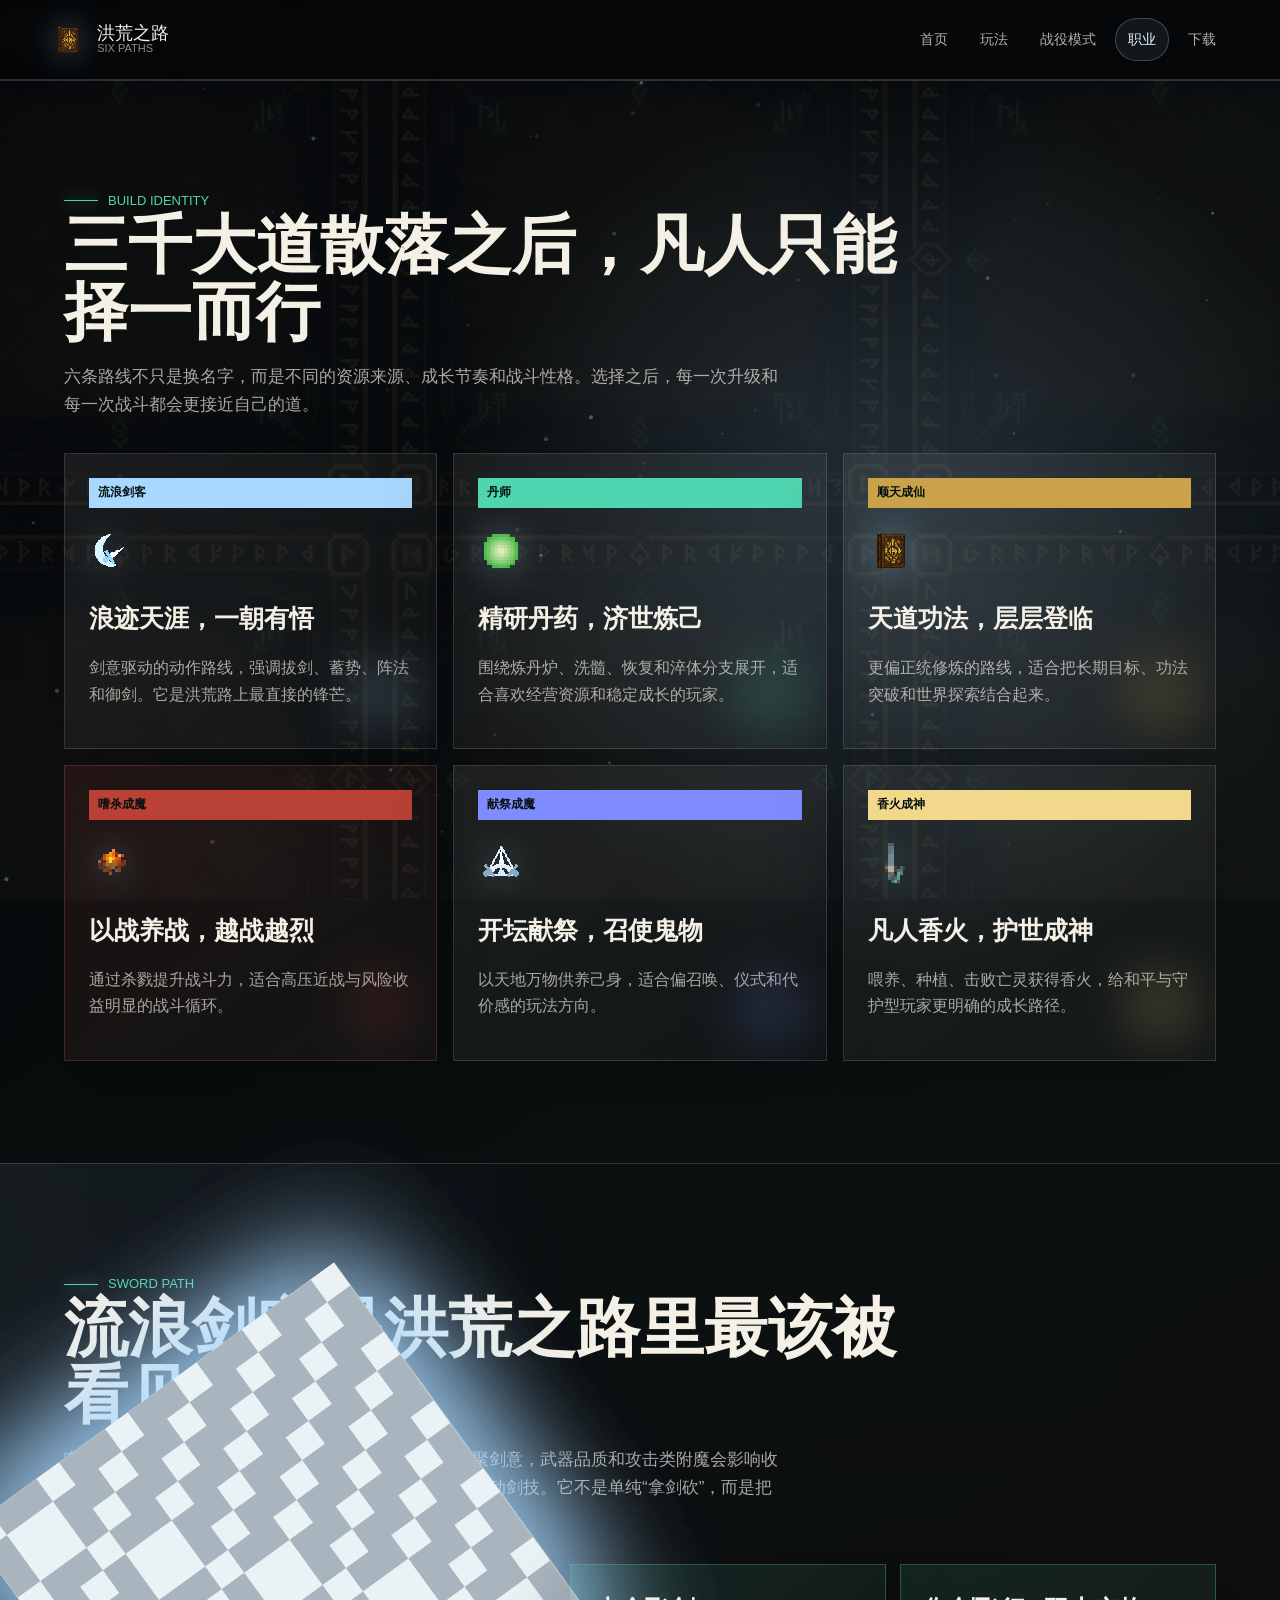
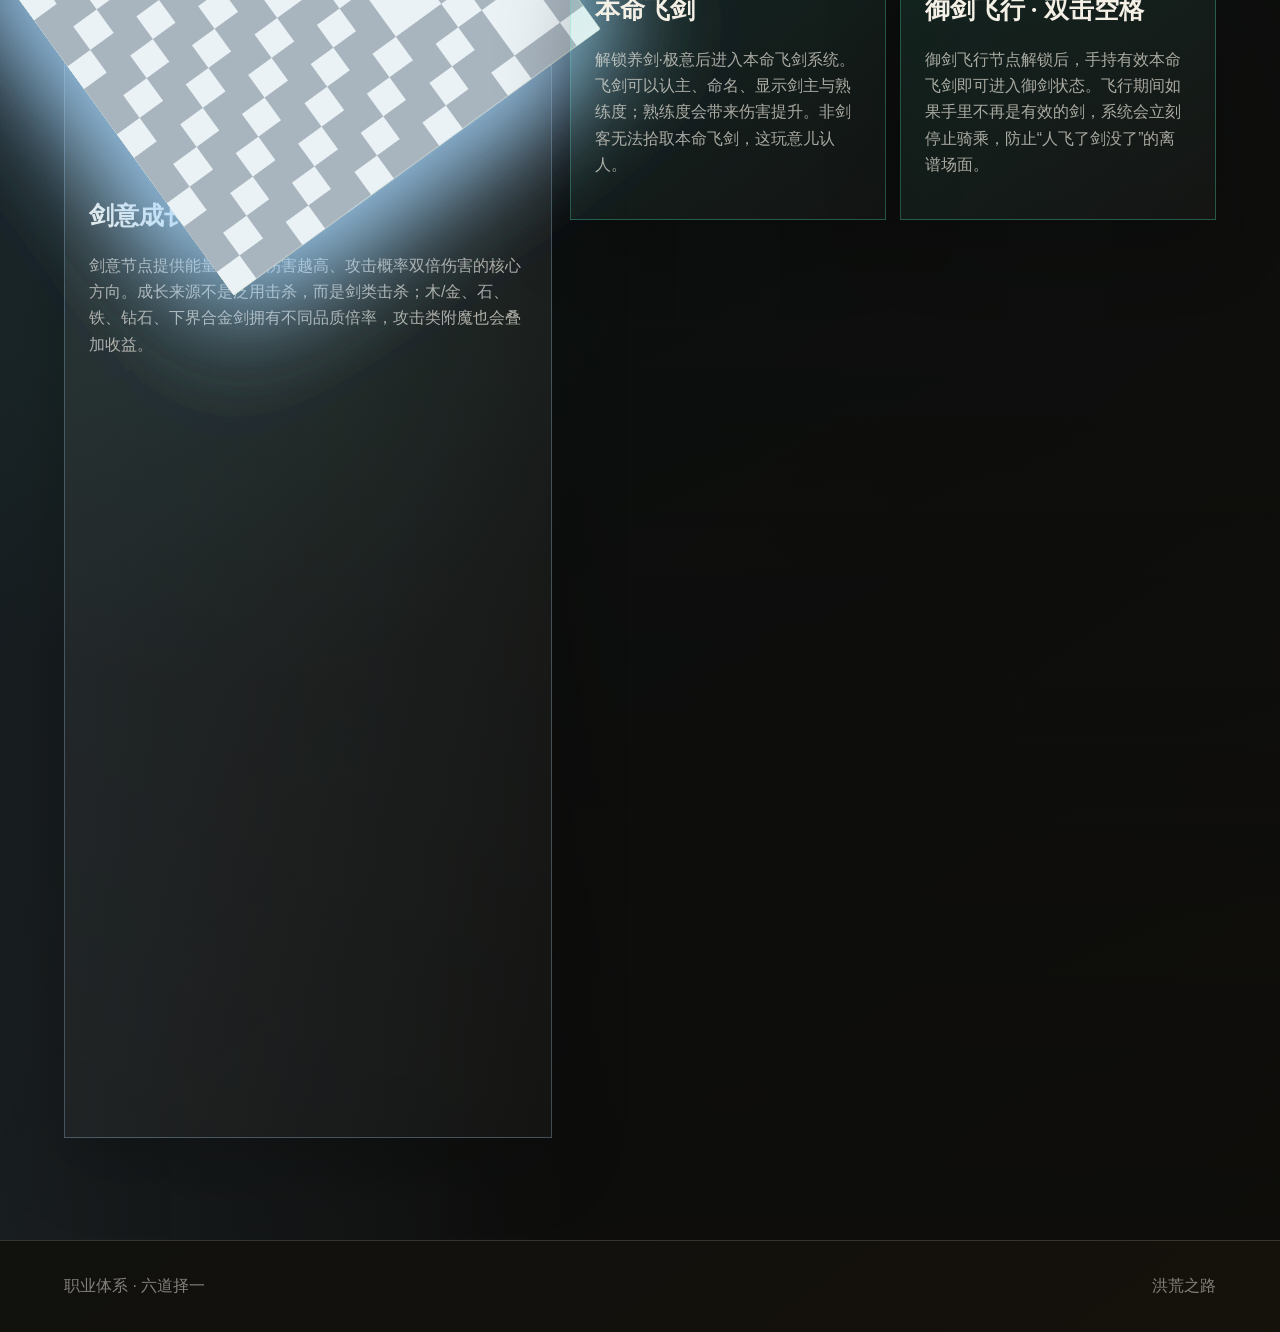
<file: classes.html>
<!doctype html>
<html lang="zh-CN">
  <head>
    <meta charset="utf-8">
    <meta name="viewport" content="width=device-width, initial-scale=1">
    <title>职业体系 | 洪荒之路</title>
    <link rel="stylesheet" href="styles.css">
  </head>
  <body>
    <div class="site-shell">
      <header class="topbar">
        <a class="brand" href="index.html">
          <img class="brand-mark" src="assets/textures/book_of_truth.png" alt="">
          <span class="brand-text"><span class="brand-title">洪荒之路</span><span class="brand-subtitle">Six Paths</span></span>
        </a>
        <nav class="nav">
          <a href="index.html">首页</a>
          <a href="gameplay.html">玩法</a>
          <a href="battle.html">战役模式</a>
          <a class="active" href="classes.html">职业</a>
          <a href="download.html">下载</a>
        </nav>
      </header>

      <main>
        <section class="section">
          <div class="section-header reveal">
            <span class="kicker">Build Identity</span>
            <h2>三千大道散落之后，凡人只能择一而行</h2>
            <p>六条路线不只是换名字，而是不同的资源来源、成长节奏和战斗性格。选择之后，每一次升级和每一次战斗都会更接近自己的道。</p>
          </div>
          <div class="grid three">
            <article class="feature class-card reveal" style="--accent: #a8d8ff">
              <span class="badge">流浪剑客</span>
              <img src="assets/textures/swordsman_moon_slash.png" alt="">
              <h3>浪迹天涯，一朝有悟</h3>
              <p>剑意驱动的动作路线，强调拔剑、蓄势、阵法和御剑。它是洪荒路上最直接的锋芒。</p>
            </article>
            <article class="feature class-card reveal" style="--accent: #4fd6b0">
              <span class="badge">丹师</span>
              <img src="assets/textures/xisui_dan.png" alt="">
              <h3>精研丹药，济世炼己</h3>
              <p>围绕炼丹炉、洗髓、恢复和淬体分支展开，适合喜欢经营资源和稳定成长的玩家。</p>
            </article>
            <article class="feature class-card reveal" style="--accent: #caa24a">
              <span class="badge">顺天成仙</span>
              <img src="assets/textures/book_of_truth.png" alt="">
              <h3>天道功法，层层登临</h3>
              <p>更偏正统修炼的路线，适合把长期目标、功法突破和世界探索结合起来。</p>
            </article>
            <article class="feature class-card reveal" style="--accent: #b94135">
              <span class="badge">嗜杀成魔</span>
              <img src="assets/textures/quenching_crystal.png" alt="">
              <h3>以战养战，越战越烈</h3>
              <p>通过杀戮提升战斗力，适合高压近战与风险收益明显的战斗循环。</p>
            </article>
            <article class="feature class-card reveal" style="--accent: #7e8cff">
              <span class="badge">献祭成魔</span>
              <img src="assets/textures/swordsman_sword_formation.png" alt="">
              <h3>开坛献祭，召使鬼物</h3>
              <p>以天地万物供养己身，适合偏召唤、仪式和代价感的玩法方向。</p>
            </article>
            <article class="feature class-card reveal" style="--accent: #f1d88a">
              <span class="badge">香火成神</span>
              <img src="assets/textures/energy_jianke.png" alt="">
              <h3>凡人香火，护世成神</h3>
              <p>喂养、种植、击败亡灵获得香火，给和平与守护型玩家更明确的成长路径。</p>
            </article>
          </div>
        </section>

        <section class="section swordsman-focus">
          <div class="section-header reveal">
            <span class="kicker">Sword Path</span>
            <h2>流浪剑客是洪荒之路里最该被看见的锋芒</h2>
            <p>它的实际玩法围绕剑意展开：必须用剑类武器击杀来凝聚剑意，武器品质和攻击类附魔会影响收益；技能树再把剑意推进到本命飞剑、御剑飞行和多段主动剑技。它不是单纯“拿剑砍”，而是把剑养成自己的身份。</p>
          </div>
          <div class="sword-grid">
            <article class="panel reveal sword-feature-main">
              <div class="layered-sword" aria-hidden="true">
                <img src="assets/textures/bound_flying_sword/layer_5.png" alt="">
                <img src="assets/textures/bound_flying_sword/layer_6.png" alt="">
                <img src="assets/textures/bound_flying_sword/layer_8.png" alt="">
                <img src="assets/textures/bound_flying_sword/layer_9.png" alt="">
                <img src="assets/textures/bound_flying_sword/layer_11.png" alt="">
              </div>
              <h3>剑意成长</h3>
              <p>剑意节点提供能量越充盈伤害越高、攻击概率双倍伤害的核心方向。成长来源不是泛用击杀，而是剑类击杀；木/金、石、铁、钻石、下界合金剑拥有不同品质倍率，攻击类附魔也会叠加收益。</p>
            </article>
            <div class="sword-feature-list">
              <article class="panel reveal highlight-panel">
                <h3>本命飞剑</h3>
                <p>解锁养剑·极意后进入本命飞剑系统。飞剑可以认主、命名、显示剑主与熟练度；熟练度会带来伤害提升。非剑客无法拾取本命飞剑，这玩意儿认人。</p>
              </article>
              <article class="panel reveal highlight-panel">
                <h3>御剑飞行 · 双击空格</h3>
                <p>御剑飞行节点解锁后，手持有效本命飞剑即可进入御剑状态。飞行期间如果手里不再是有效的剑，系统会立刻停止骑乘，防止“人飞了剑没了”的离谱场面。</p>
              </article>
              <article class="panel reveal">
                <h3>炼制与命名</h3>
                <p>本命飞剑炼制有成功率：基础 50%，锁灵砂每个提高 25%。成功后会打开命名界面，失败则材料损毁，很有“再垫一手”的味道。</p>
              </article>
              <article class="panel reveal">
                <h3>左键发射</h3>
                <p>本命飞剑支持左键发射逻辑，并带冷却检查。它既是武器，也是剑客路线里最有辨识度的随身法宝。</p>
              </article>
              <article class="panel reveal">
                <h3>月华斩 · V</h3>
                <p>短暂凝聚剑意，斩出穿透前方敌人的新月剑气，适合中距离清线与补伤。</p>
              </article>
              <article class="panel reveal">
                <h3>诛仙剑阵 · 9</h3>
                <p>布下三重剑阵，锁定目标后以万剑诛之，是剑客更具仪式感的压制技能。</p>
              </article>
              <article class="panel reveal">
                <h3>刺击横扫 · J</h3>
                <p>直线突刺后接横扫，强调动作连贯和破敌锋芒，适合近身切入。</p>
              </article>
              <article class="panel reveal">
                <h3>人皇斩 · B</h3>
                <p>凝聚人皇之威斩出金色剑气；它在技能树中接在刺击横扫之后，是更高阶的爆发方向。</p>
              </article>
              <article class="panel reveal">
                <h3>语音技能开关</h3>
                <p>最新 jar 中已经包含语音技能控制、匹配与识别相关模块，并注册了语音技能开关键。剑客这种职业最适合喊招：月华斩不是冷冰冰按一下，而是把招式名喊出来再斩出去。</p>
              </article>
              <article class="panel reveal voice-panel-card">
                <h3>喊招时刻</h3>
                <p>想象一下服务器里两个人准备单挑：一个报“诛仙剑阵”，一个回“人皇斩”。有没有用数据结算另说，气势先赢一半。</p>
              </article>
            </div>
          </div>
        </section>
      </main>

      <footer class="footer">
        <span>职业体系 · 六道择一</span>
        <span>洪荒之路</span>
      </footer>
    </div>
    <script src="config.js"></script>
    <script src="script.js"></script>
  </body>
</html>
</file>
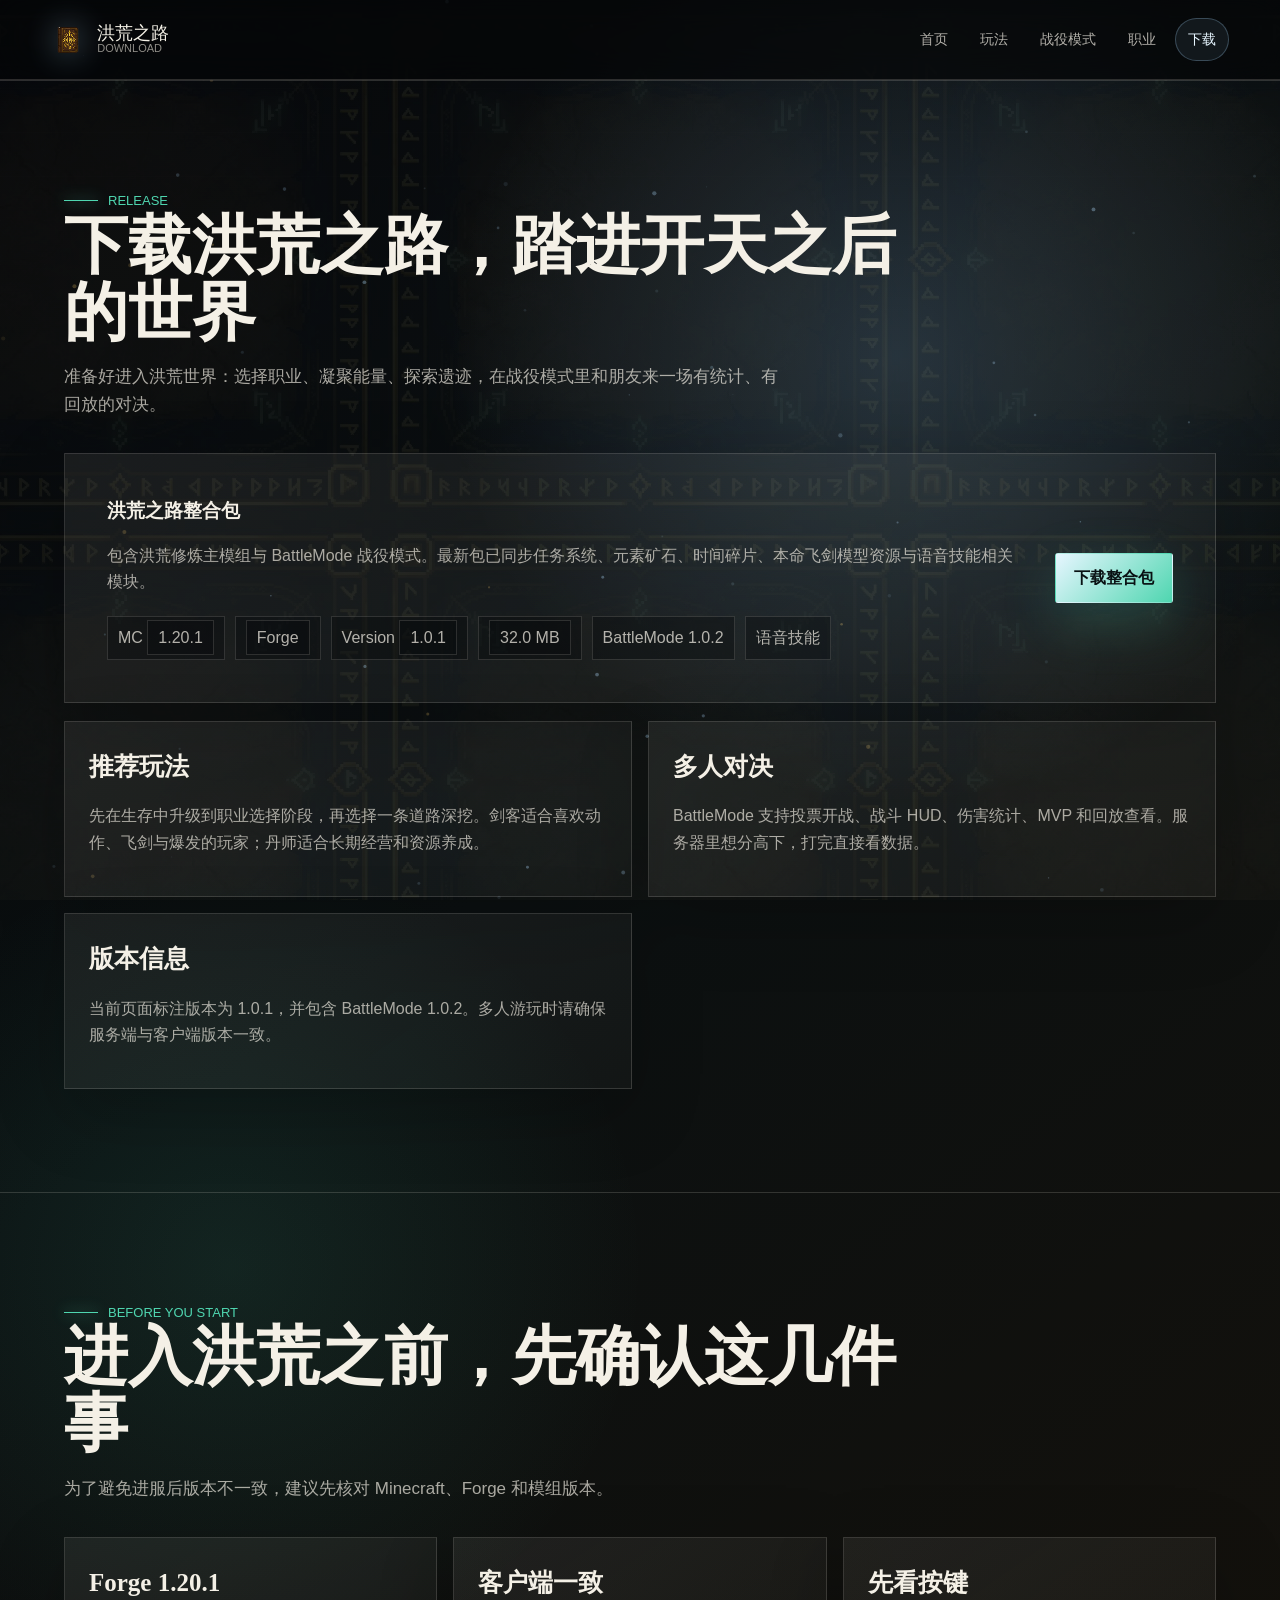
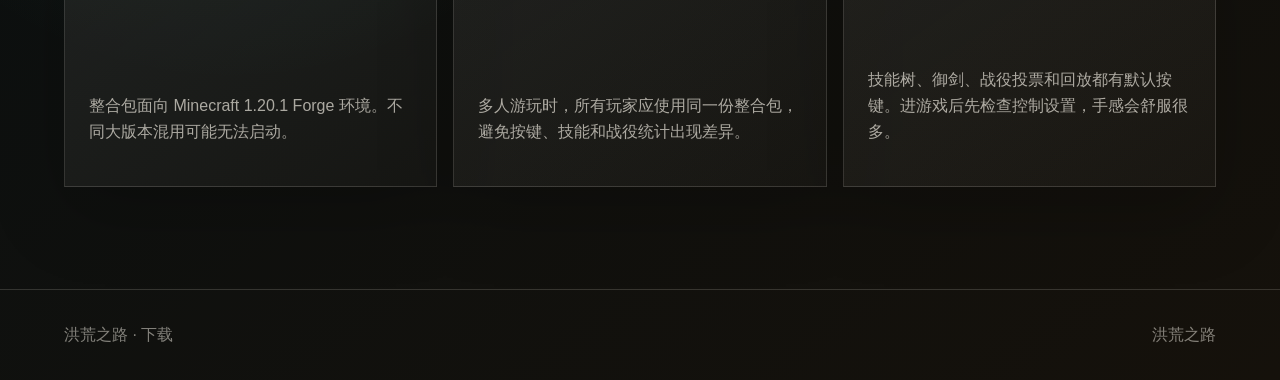
<file: download.html>
<!doctype html>
<html lang="zh-CN">
  <head>
    <meta charset="utf-8">
    <meta name="viewport" content="width=device-width, initial-scale=1">
    <title>下载 | 洪荒之路</title>
    <link rel="stylesheet" href="styles.css">
  </head>
  <body>
    <div class="site-shell">
      <header class="topbar">
        <a class="brand" href="index.html">
          <img class="brand-mark" src="assets/textures/book_of_truth.png" alt="">
          <span class="brand-text"><span class="brand-title">洪荒之路</span><span class="brand-subtitle">Download</span></span>
        </a>
        <nav class="nav">
          <a href="index.html">首页</a>
          <a href="gameplay.html">玩法</a>
          <a href="battle.html">战役模式</a>
          <a href="classes.html">职业</a>
          <a class="active" href="download.html">下载</a>
        </nav>
      </header>

      <main>
        <section class="section" id="download">
          <div class="section-header reveal">
            <span class="kicker">Release</span>
            <h2>下载洪荒之路，踏进开天之后的世界</h2>
            <p>准备好进入洪荒世界：选择职业、凝聚能量、探索遗迹，在战役模式里和朋友来一场有统计、有回放的对决。</p>
          </div>

          <div class="download-panel reveal">
            <div>
              <h3>洪荒之路整合包</h3>
              <p>包含洪荒修炼主模组与 BattleMode 战役模式。最新包已同步任务系统、元素矿石、时间碎片、本命飞剑模型资源与语音技能相关模块。</p>
              <div class="download-meta">
                <span>MC <span data-minecraft>1.20.1</span></span>
                <span><span data-loader>Forge</span></span>
                <span>Version <span data-version>1.0.1</span></span>
                <span><span data-size>7.0 MB</span></span>
                <span>BattleMode 1.0.2</span>
                <span>语音技能</span>
              </div>
            </div>
            <a class="button primary" data-download-link href="#download">下载整合包</a>
          </div>

          <div class="grid two" style="margin-top: 18px">
            <article class="panel reveal">
              <h3>推荐玩法</h3>
              <p>先在生存中升级到职业选择阶段，再选择一条道路深挖。剑客适合喜欢动作、飞剑与爆发的玩家；丹师适合长期经营和资源养成。</p>
            </article>
            <article class="panel reveal">
              <h3>多人对决</h3>
              <p>BattleMode 支持投票开战、战斗 HUD、伤害统计、MVP 和回放查看。服务器里想分高下，打完直接看数据。</p>
            </article>
            <article class="panel reveal">
              <h3>版本信息</h3>
              <p>当前页面标注版本为 <span data-version>1.0.1</span>，并包含 BattleMode 1.0.2。多人游玩时请确保服务端与客户端版本一致。</p>
            </article>
          </div>
        </section>

        <section class="section">
          <div class="section-header reveal">
            <span class="kicker">Before You Start</span>
            <h2>进入洪荒之前，先确认这几件事</h2>
            <p>为了避免进服后版本不一致，建议先核对 Minecraft、Forge 和模组版本。</p>
          </div>
          <div class="grid three">
            <article class="feature reveal">
              <h3>Forge 1.20.1</h3>
              <p>整合包面向 Minecraft 1.20.1 Forge 环境。不同大版本混用可能无法启动。</p>
            </article>
            <article class="feature reveal">
              <h3>客户端一致</h3>
              <p>多人游玩时，所有玩家应使用同一份整合包，避免按键、技能和战役统计出现差异。</p>
            </article>
            <article class="feature reveal">
              <h3>先看按键</h3>
              <p>技能树、御剑、战役投票和回放都有默认按键。进游戏后先检查控制设置，手感会舒服很多。</p>
            </article>
          </div>
        </section>
      </main>

      <footer class="footer">
        <span>洪荒之路 · 下载</span>
        <span>洪荒之路</span>
      </footer>
    </div>
    <script src="config.js"></script>
    <script src="script.js"></script>
  </body>
</html>
</file>
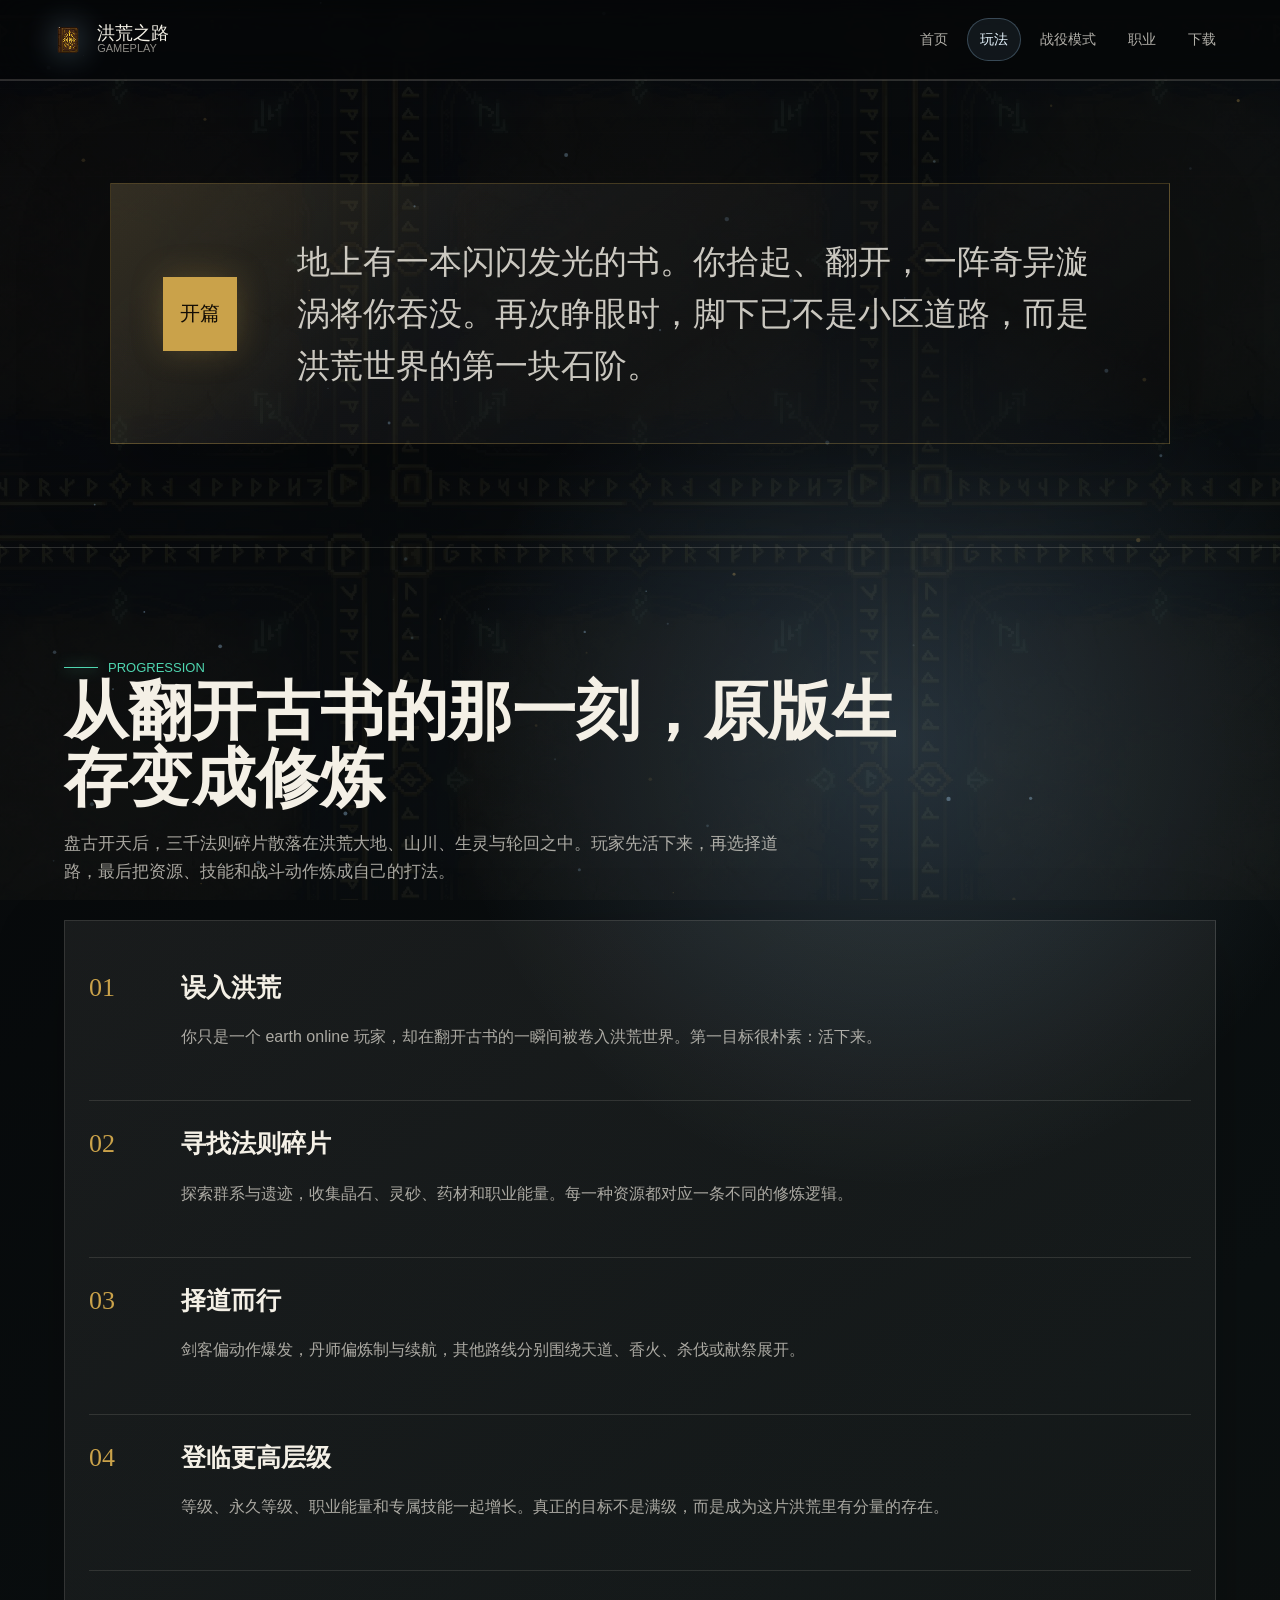
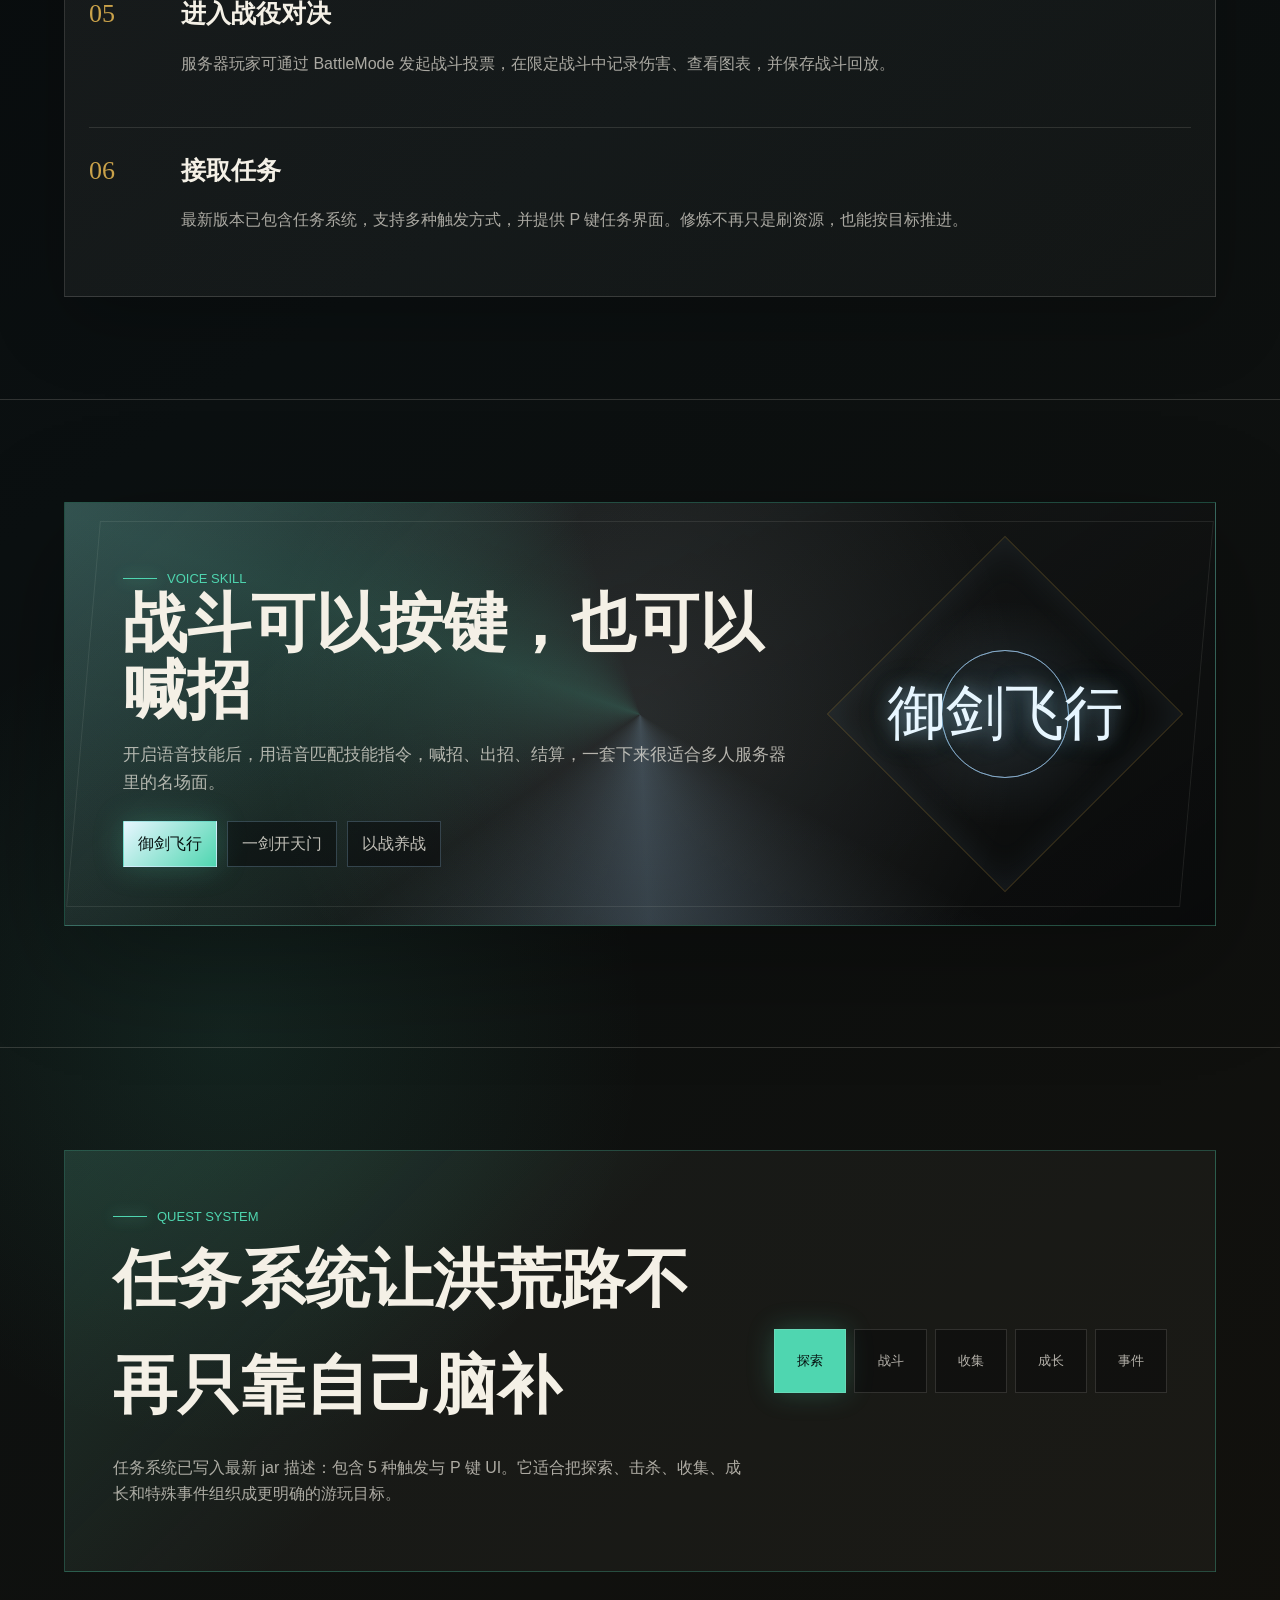
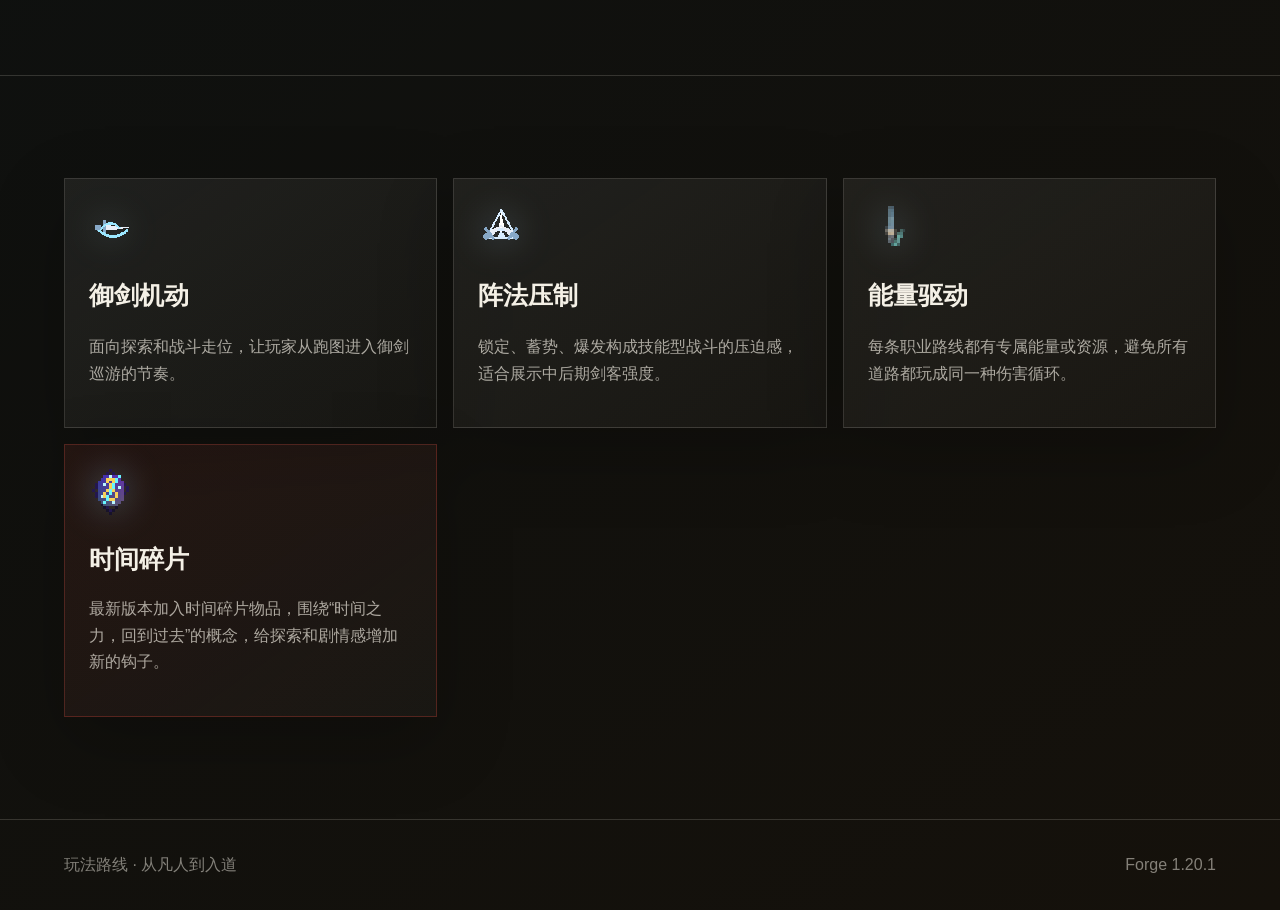
<file: gameplay.html>
<!doctype html>
<html lang="zh-CN">
  <head>
    <meta charset="utf-8">
    <meta name="viewport" content="width=device-width, initial-scale=1">
    <title>玩法路线 | 洪荒之路</title>
    <link rel="stylesheet" href="styles.css">
  </head>
  <body>
    <div class="site-shell">
      <header class="topbar">
        <a class="brand" href="index.html">
          <img class="brand-mark" src="assets/textures/book_of_truth.png" alt="">
          <span class="brand-text"><span class="brand-title">洪荒之路</span><span class="brand-subtitle">Gameplay</span></span>
        </a>
        <nav class="nav">
          <a href="index.html">首页</a>
          <a class="active" href="gameplay.html">玩法</a>
          <a href="battle.html">战役模式</a>
          <a href="classes.html">职业</a>
          <a href="download.html">下载</a>
        </nav>
      </header>

      <main>
        <section class="section">
          <div class="prologue-card reveal">
            <span class="seal">开篇</span>
            <p>地上有一本闪闪发光的书。你拾起、翻开，一阵奇异漩涡将你吞没。再次睁眼时，脚下已不是小区道路，而是洪荒世界的第一块石阶。</p>
          </div>
        </section>

        <section class="section">
          <div class="section-header reveal">
            <span class="kicker">Progression</span>
            <h2>从翻开古书的那一刻，原版生存变成修炼</h2>
            <p>盘古开天后，三千法则碎片散落在洪荒大地、山川、生灵与轮回之中。玩家先活下来，再选择道路，最后把资源、技能和战斗动作炼成自己的打法。</p>
          </div>
          <div class="timeline panel reveal">
            <div class="timeline-item">
              <div class="timeline-index">01</div>
              <div>
                <h3>误入洪荒</h3>
                <p>你只是一个 earth online 玩家，却在翻开古书的一瞬间被卷入洪荒世界。第一目标很朴素：活下来。</p>
              </div>
            </div>
            <div class="timeline-item">
              <div class="timeline-index">02</div>
              <div>
                <h3>寻找法则碎片</h3>
                <p>探索群系与遗迹，收集晶石、灵砂、药材和职业能量。每一种资源都对应一条不同的修炼逻辑。</p>
              </div>
            </div>
            <div class="timeline-item">
              <div class="timeline-index">03</div>
              <div>
                <h3>择道而行</h3>
                <p>剑客偏动作爆发，丹师偏炼制与续航，其他路线分别围绕天道、香火、杀伐或献祭展开。</p>
              </div>
            </div>
            <div class="timeline-item">
              <div class="timeline-index">04</div>
              <div>
                <h3>登临更高层级</h3>
                <p>等级、永久等级、职业能量和专属技能一起增长。真正的目标不是满级，而是成为这片洪荒里有分量的存在。</p>
              </div>
            </div>
            <div class="timeline-item">
              <div class="timeline-index">05</div>
              <div>
                <h3>进入战役对决</h3>
                <p>服务器玩家可通过 BattleMode 发起战斗投票，在限定战斗中记录伤害、查看图表，并保存战斗回放。</p>
              </div>
            </div>
            <div class="timeline-item">
              <div class="timeline-index">06</div>
              <div>
                <h3>接取任务</h3>
                <p>最新版本已包含任务系统，支持多种触发方式，并提供 P 键任务界面。修炼不再只是刷资源，也能按目标推进。</p>
              </div>
            </div>
          </div>
        </section>

        <section class="section">
          <div class="voice-command-panel compact reveal" data-voice-panel>
            <div class="voice-command-copy">
              <span class="kicker">Voice Skill</span>
              <h2>战斗可以按键，也可以喊招</h2>
              <p>开启语音技能后，用语音匹配技能指令，喊招、出招、结算，一套下来很适合多人服务器里的名场面。</p>
              <div class="voice-command-actions">
                <button type="button" data-voice-command="御剑飞行">御剑飞行</button>
                <button type="button" data-voice-command="一剑开天门">一剑开天门</button>
                <button type="button" data-voice-command="以战养战">以战养战</button>
              </div>
            </div>
            <div class="voice-orb" aria-hidden="true">
              <span data-voice-output>御剑飞行</span>
              <i></i>
              <i></i>
              <i></i>
            </div>
          </div>
        </section>

        <section class="section">
          <div class="quest-console reveal">
            <div>
              <span class="kicker">Quest System</span>
              <h2>任务系统让洪荒路不再只靠自己脑补</h2>
              <p>任务系统已写入最新 jar 描述：包含 5 种触发与 P 键 UI。它适合把探索、击杀、收集、成长和特殊事件组织成更明确的游玩目标。</p>
            </div>
            <div class="quest-list" data-quest-list>
              <button class="active" type="button">探索</button>
              <button type="button">战斗</button>
              <button type="button">收集</button>
              <button type="button">成长</button>
              <button type="button">事件</button>
            </div>
          </div>
        </section>

        <section class="section">
          <div class="grid three">
            <article class="feature reveal">
              <img src="assets/textures/swordsman_sword_riding.png" alt="">
              <h3>御剑机动</h3>
              <p>面向探索和战斗走位，让玩家从跑图进入御剑巡游的节奏。</p>
            </article>
            <article class="feature reveal">
              <img src="assets/textures/swordsman_sword_formation.png" alt="">
              <h3>阵法压制</h3>
              <p>锁定、蓄势、爆发构成技能型战斗的压迫感，适合展示中后期剑客强度。</p>
            </article>
            <article class="feature reveal">
              <img src="assets/textures/energy_jianke.png" alt="">
              <h3>能量驱动</h3>
              <p>每条职业路线都有专属能量或资源，避免所有道路都玩成同一种伤害循环。</p>
            </article>
            <article class="feature reveal">
              <img src="assets/textures/time_fragment.png" alt="">
              <h3>时间碎片</h3>
              <p>最新版本加入时间碎片物品，围绕“时间之力，回到过去”的概念，给探索和剧情感增加新的钩子。</p>
            </article>
          </div>
        </section>
      </main>

      <footer class="footer">
        <span>玩法路线 · 从凡人到入道</span>
        <span><span data-loader>Forge</span> <span data-minecraft>1.20.1</span></span>
      </footer>
    </div>
    <script src="config.js"></script>
    <script src="script.js"></script>
  </body>
</html>
</file>
<file: styles.css>
:root {
  --ink: #07090b;
  --paper: #f4f0e6;
  --paper-dim: #d9d0bf;
  --moon: #a8d8ff;
  --moon-strong: #e7f6ff;
  --jade: #4fd6b0;
  --gold: #caa24a;
  --red: #b94135;
  --line: rgba(244, 240, 230, 0.16);
  --glass: rgba(10, 14, 17, 0.62);
  --shadow: 0 26px 90px rgba(0, 0, 0, 0.34);
}

* {
  box-sizing: border-box;
}

html {
  scroll-behavior: smooth;
}

body {
  margin: 0;
  color: var(--paper);
  background:
    radial-gradient(circle at 70% 18%, rgba(168, 216, 255, 0.18), transparent 28rem),
    radial-gradient(circle at 18% 64%, rgba(79, 214, 176, 0.1), transparent 26rem),
    linear-gradient(145deg, #050608 0%, #0b1011 43%, #15110b 100%);
  font-family: "Microsoft YaHei UI", "Noto Sans SC", "PingFang SC", sans-serif;
  line-height: 1.65;
}

body::before {
  content: "";
  position: fixed;
  inset: 0;
  pointer-events: none;
  opacity: 0.32;
  background-image:
    linear-gradient(rgba(255, 255, 255, 0.035) 1px, transparent 1px),
    linear-gradient(90deg, rgba(255, 255, 255, 0.025) 1px, transparent 1px);
  background-size: 44px 44px;
  mask-image: linear-gradient(to bottom, black, transparent 88%);
}

body::after {
  content: "";
  position: fixed;
  inset: 0;
  pointer-events: none;
  background-image: url("assets/textures/skill_tree_background.png");
  background-size: 520px;
  background-position: center top;
  opacity: 0.055;
  mix-blend-mode: screen;
}

.starfield {
  position: fixed;
  inset: 0;
  z-index: 0;
  pointer-events: none;
  opacity: 0.78;
  mix-blend-mode: screen;
}

.home-page::after {
  opacity: 0.025;
}

a {
  color: inherit;
  text-decoration: none;
}

img {
  max-width: 100%;
}

.site-shell {
  min-height: 100vh;
  position: relative;
  z-index: 1;
  overflow-x: clip;
}

.topbar {
  position: sticky;
  top: 0;
  z-index: 20;
  display: flex;
  align-items: center;
  justify-content: space-between;
  gap: 22px;
  padding: 18px clamp(18px, 4vw, 64px);
  background: rgba(5, 6, 8, 0.72);
  backdrop-filter: blur(18px);
  border-bottom: 1px solid var(--line);
}

.brand {
  display: flex;
  align-items: center;
  gap: 12px;
  min-width: max-content;
}

.brand-mark {
  width: 34px;
  height: 34px;
  image-rendering: pixelated;
  filter: drop-shadow(0 0 16px rgba(168, 216, 255, 0.42));
}

.brand-text {
  display: grid;
  line-height: 1.05;
}

.brand-title {
  font-family: "SimSun", "Noto Serif SC", serif;
  font-size: 18px;
  letter-spacing: 0;
}

.brand-subtitle {
  color: rgba(244, 240, 230, 0.58);
  font-size: 11px;
  text-transform: uppercase;
}

.nav {
  display: flex;
  align-items: center;
  gap: 6px;
  flex-wrap: wrap;
  justify-content: flex-end;
}

.nav a {
  padding: 9px 12px;
  border: 1px solid transparent;
  border-radius: 999px;
  color: rgba(244, 240, 230, 0.72);
  font-size: 14px;
}

.nav a:hover,
.nav a.active {
  color: var(--moon-strong);
  border-color: rgba(168, 216, 255, 0.26);
  background: rgba(168, 216, 255, 0.08);
}

.hero {
  position: relative;
  min-height: calc(100vh - 72px);
  display: grid;
  grid-template-columns: minmax(0, 1fr);
  align-items: end;
  padding: clamp(52px, 8vw, 112px) clamp(18px, 5vw, 78px) 46px;
  background:
    linear-gradient(90deg, rgba(5, 6, 8, 0.92) 0%, rgba(5, 6, 8, 0.62) 42%, rgba(5, 6, 8, 0.22) 72%),
    linear-gradient(0deg, rgba(5, 6, 8, 0.96) 0%, rgba(5, 6, 8, 0.0) 34%),
    url("assets/textures/honghuang_hero.png") center / cover;
  overflow: hidden;
}

.hero::before {
  content: "";
  position: absolute;
  inset: auto 0 0 0;
  height: 34%;
  width: auto;
  aspect-ratio: auto;
  border-radius: 0;
  background:
    linear-gradient(90deg, rgba(79, 214, 176, 0), rgba(79, 214, 176, 0.22), rgba(202, 162, 74, 0)),
    linear-gradient(0deg, rgba(5, 6, 8, 0.96), transparent);
  filter: none;
  opacity: 1;
}

.hero-copy {
  position: relative;
  z-index: 2;
  max-width: 860px;
  padding-top: 24vh;
}

.kicker {
  display: inline-flex;
  align-items: center;
  gap: 10px;
  color: var(--jade);
  font-size: 13px;
  letter-spacing: 0;
  text-transform: uppercase;
}

.kicker::before {
  content: "";
  width: 34px;
  height: 1px;
  background: var(--jade);
  box-shadow: 0 0 14px var(--jade);
}

h1,
h2,
h3 {
  margin: 0;
  font-family: "STSong", "SimSun", "Noto Serif SC", serif;
  font-weight: 600;
  letter-spacing: 0;
}

h1 {
  margin-top: 18px;
  font-size: clamp(64px, 10vw, 154px);
  line-height: 0.94;
  text-shadow: 0 0 42px rgba(5, 6, 8, 0.58), 0 0 28px rgba(168, 216, 255, 0.12);
}

.hero-lede {
  margin: 28px 0 0;
  max-width: 650px;
  color: rgba(244, 240, 230, 0.74);
  font-size: clamp(17px, 2vw, 22px);
}

.hero-runes {
  display: flex;
  flex-wrap: wrap;
  gap: 10px;
  margin-top: 28px;
}

.hero-runes span {
  padding: 8px 11px;
  border: 1px solid rgba(244, 240, 230, 0.18);
  background: rgba(5, 6, 8, 0.48);
  color: rgba(244, 240, 230, 0.76);
  box-shadow: 0 0 24px rgba(168, 216, 255, 0.08);
}

.prologue {
  max-width: 760px;
  margin-top: 18px;
  color: rgba(244, 240, 230, 0.62);
  font-family: "STSong", "SimSun", "Noto Serif SC", serif;
  font-size: clamp(18px, 2.2vw, 25px);
}

.cta-row,
.button-row {
  display: flex;
  flex-wrap: wrap;
  gap: 14px;
  margin-top: 32px;
}

.button {
  display: inline-flex;
  align-items: center;
  justify-content: center;
  min-height: 46px;
  padding: 11px 18px;
  border-radius: 3px;
  border: 1px solid rgba(244, 240, 230, 0.2);
  color: var(--paper);
  background: rgba(244, 240, 230, 0.05);
  box-shadow: 0 14px 34px rgba(0, 0, 0, 0.18);
  transition: transform 180ms ease, background 180ms ease, border-color 180ms ease;
}

.button:hover {
  transform: translateY(-2px);
  border-color: rgba(168, 216, 255, 0.5);
  background: rgba(168, 216, 255, 0.12);
}

.button.primary {
  color: #091113;
  background: linear-gradient(135deg, var(--moon-strong), var(--jade));
  border-color: transparent;
  box-shadow: 0 18px 54px rgba(79, 214, 176, 0.22);
  font-weight: 700;
}

.hero-art {
  position: relative;
  z-index: 1;
  min-height: 500px;
  display: grid;
  place-items: center;
}

.home-page .hero-art {
  display: none;
}

.sword-stage {
  position: relative;
  width: min(480px, 86vw);
  aspect-ratio: 0.78;
}

.sword-stage::before {
  content: "";
  position: absolute;
  inset: 14% 4% 8%;
  border: 1px solid rgba(168, 216, 255, 0.18);
  transform: skewY(-8deg);
  background: linear-gradient(145deg, rgba(244, 240, 230, 0.07), rgba(79, 214, 176, 0.03));
  box-shadow: var(--shadow);
}

.sword-stage::after {
  content: "";
  position: absolute;
  left: 13%;
  right: 3%;
  top: 54%;
  height: 24px;
  transform: rotate(-18deg);
  background: linear-gradient(90deg, transparent, rgba(231, 246, 255, 0.85), rgba(168, 216, 255, 0.22), transparent);
  filter: blur(7px);
  opacity: 0.8;
}

.hero-sword {
  position: absolute;
  width: 42%;
  left: 32%;
  top: 8%;
  image-rendering: pixelated;
  transform: rotate(-31deg) scale(7);
  transform-origin: 50% 50%;
  filter: drop-shadow(0 0 24px rgba(168, 216, 255, 0.7));
}

.hero-book {
  position: absolute;
  width: 22%;
  left: 7%;
  bottom: 13%;
  image-rendering: pixelated;
  transform: scale(4);
  filter: drop-shadow(0 0 18px rgba(202, 162, 74, 0.55));
}

.stat-strip {
  position: absolute;
  right: 0;
  bottom: 8%;
  display: grid;
  gap: 10px;
  padding: 16px;
  border: 1px solid rgba(244, 240, 230, 0.14);
  background: rgba(7, 9, 11, 0.78);
  backdrop-filter: blur(16px);
  box-shadow: var(--shadow);
}

.stat-strip span {
  color: rgba(244, 240, 230, 0.58);
  font-size: 12px;
}

.stat-strip strong {
  display: block;
  font-family: "SimSun", serif;
  font-size: 20px;
  color: var(--moon-strong);
}

.section {
  padding: clamp(64px, 8vw, 118px) clamp(18px, 5vw, 78px);
  border-top: 1px solid var(--line);
}

.prologue-card {
  max-width: 1060px;
  margin: 0 auto;
  display: grid;
  grid-template-columns: 92px 1fr;
  gap: clamp(18px, 4vw, 42px);
  align-items: center;
  padding: clamp(24px, 5vw, 52px);
  border: 1px solid rgba(202, 162, 74, 0.28);
  background:
    linear-gradient(135deg, rgba(202, 162, 74, 0.13), transparent 34%),
    linear-gradient(145deg, rgba(244, 240, 230, 0.075), rgba(5, 6, 8, 0.42));
  box-shadow: 0 28px 90px rgba(0, 0, 0, 0.28);
}

.prologue-card .seal {
  display: grid;
  place-items: center;
  width: 74px;
  height: 74px;
  color: #130d05;
  background: var(--gold);
  font-family: "STSong", "SimSun", serif;
  font-size: 20px;
  box-shadow: 0 0 32px rgba(202, 162, 74, 0.26);
}

.prologue-card p {
  margin: 0;
  color: rgba(244, 240, 230, 0.82);
  font-family: "STSong", "SimSun", "Noto Serif SC", serif;
  font-size: clamp(20px, 2.6vw, 34px);
  line-height: 1.55;
}

.section-header {
  max-width: 860px;
  margin-bottom: 34px;
}

.section-header h2 {
  font-size: clamp(34px, 5vw, 70px);
  line-height: 1.05;
}

.section-header p {
  max-width: 720px;
  color: rgba(244, 240, 230, 0.68);
  font-size: 17px;
}

.grid {
  display: grid;
  gap: 16px;
}

.grid.three {
  grid-template-columns: repeat(3, minmax(0, 1fr));
}

.grid.two {
  grid-template-columns: repeat(2, minmax(0, 1fr));
}

.panel,
.feature,
.download-panel {
  border: 1px solid rgba(244, 240, 230, 0.14);
  background: linear-gradient(145deg, rgba(244, 240, 230, 0.075), rgba(244, 240, 230, 0.028));
  box-shadow: 0 24px 70px rgba(0, 0, 0, 0.22);
}

.panel,
.feature {
  padding: 24px;
}

.feature {
  min-height: 250px;
  display: flex;
  flex-direction: column;
  justify-content: space-between;
}

.feature img {
  width: 46px;
  height: 46px;
  image-rendering: pixelated;
  margin-bottom: 24px;
  filter: drop-shadow(0 0 18px rgba(168, 216, 255, 0.36));
}

.feature:nth-child(4) {
  border-color: rgba(185, 65, 53, 0.34);
  background:
    linear-gradient(145deg, rgba(185, 65, 53, 0.12), rgba(244, 240, 230, 0.03));
}

.voice-feature-card {
  border-color: rgba(168, 216, 255, 0.36);
  background:
    radial-gradient(circle at 76% 18%, rgba(168, 216, 255, 0.2), transparent 9rem),
    linear-gradient(145deg, rgba(79, 214, 176, 0.12), rgba(244, 240, 230, 0.03));
}

.voice-feature-card img {
  animation: voiceIconFloat 3.4s ease-in-out infinite;
}

.feature h3,
.panel h3 {
  font-size: 25px;
}

.feature p,
.panel p,
.timeline p,
.download-panel p {
  color: rgba(244, 240, 230, 0.67);
}

.split {
  display: grid;
  grid-template-columns: minmax(0, 0.9fr) minmax(300px, 1.1fr);
  gap: 24px;
  align-items: stretch;
}

.showcase-image {
  min-height: 440px;
  position: relative;
  overflow: hidden;
  background:
    linear-gradient(145deg, rgba(7, 9, 11, 0.2), rgba(7, 9, 11, 0.82)),
    url("assets/textures/skill_tree_background.png") center / cover;
}

.showcase-image::after {
  content: "洪荒之路";
  position: absolute;
  left: 24px;
  bottom: 22px;
  font-family: "SimSun", serif;
  font-size: clamp(40px, 7vw, 94px);
  color: rgba(244, 240, 230, 0.11);
}

.dynamic-showcase {
  background:
    radial-gradient(circle at 20% 18%, rgba(79, 214, 176, 0.11), transparent 28rem),
    linear-gradient(180deg, rgba(7, 9, 11, 0.28), rgba(7, 9, 11, 0));
}

.artifact-stage {
  position: relative;
  min-height: 430px;
  display: grid;
  grid-template-columns: minmax(0, 1fr) minmax(220px, 0.48fr);
  gap: clamp(24px, 6vw, 76px);
  align-items: center;
  overflow: hidden;
  padding: clamp(28px, 5vw, 58px);
  border: 1px solid rgba(168, 216, 255, 0.18);
  background:
    linear-gradient(135deg, rgba(168, 216, 255, 0.1), transparent 32%),
    linear-gradient(145deg, rgba(244, 240, 230, 0.07), rgba(5, 6, 8, 0.56));
  box-shadow: 0 32px 100px rgba(0, 0, 0, 0.26);
}

.artifact-stage::before {
  content: "";
  position: absolute;
  inset: 12%;
  border: 1px solid rgba(202, 162, 74, 0.18);
  transform: rotate(-2deg);
}

.artifact-copy,
.artifact-preview {
  position: relative;
  z-index: 1;
}

.artifact-tag {
  display: inline-flex;
  margin-bottom: 14px;
  padding: 6px 10px;
  color: #06100f;
  background: var(--jade);
  font-weight: 700;
}

.artifact-copy h3 {
  font-size: clamp(34px, 5vw, 76px);
  line-height: 1;
}

.artifact-copy p {
  max-width: 680px;
  color: rgba(244, 240, 230, 0.68);
  font-size: 18px;
}

.artifact-preview {
  display: grid;
  place-items: center;
  min-height: 260px;
}

.artifact-preview img {
  width: min(180px, 44vw);
  image-rendering: pixelated;
  transform: scale(2.2);
  filter: drop-shadow(0 0 34px rgba(168, 216, 255, 0.5));
  animation: artifactHover 3.8s ease-in-out infinite;
}

.artifact-orbit {
  position: absolute;
  inset: 0;
  pointer-events: none;
}

.artifact-orbit img {
  position: absolute;
  width: 42px;
  image-rendering: pixelated;
  filter: drop-shadow(0 0 18px rgba(231, 246, 255, 0.45));
  animation: orbitArtifact 14s linear infinite;
}

.artifact-orbit img:nth-child(1) {
  left: 12%;
  top: 18%;
}

.artifact-orbit img:nth-child(2) {
  right: 18%;
  top: 12%;
  animation-delay: -3s;
}

.artifact-orbit img:nth-child(3) {
  left: 38%;
  bottom: 12%;
  animation-delay: -6s;
}

.artifact-orbit img:nth-child(4) {
  right: 8%;
  bottom: 22%;
  animation-delay: -9s;
}

.artifact-flash .artifact-preview img {
  animation: artifactSwap 520ms ease, artifactHover 3.8s ease-in-out infinite 520ms;
}

.voice-command-section {
  background:
    radial-gradient(circle at 82% 35%, rgba(168, 216, 255, 0.17), transparent 25rem),
    radial-gradient(circle at 18% 86%, rgba(79, 214, 176, 0.11), transparent 23rem),
    linear-gradient(180deg, rgba(7, 9, 11, 0), rgba(7, 9, 11, 0.42));
}

.voice-command-panel {
  position: relative;
  isolation: isolate;
  display: grid;
  grid-template-columns: minmax(0, 1fr) minmax(250px, 0.54fr);
  gap: clamp(24px, 5vw, 70px);
  align-items: center;
  overflow: hidden;
  padding: clamp(28px, 5vw, 58px);
  border: 1px solid rgba(168, 216, 255, 0.26);
  background:
    linear-gradient(135deg, rgba(168, 216, 255, 0.12), transparent 34%),
    linear-gradient(145deg, rgba(244, 240, 230, 0.07), rgba(5, 6, 8, 0.58));
  box-shadow: 0 34px 110px rgba(0, 0, 0, 0.3);
}

.voice-command-panel.compact {
  margin-bottom: 18px;
  grid-template-columns: minmax(0, 0.96fr) minmax(220px, 0.44fr);
  border-color: rgba(79, 214, 176, 0.3);
}

.voice-command-panel::before {
  content: "";
  position: absolute;
  inset: -42%;
  z-index: -1;
  background:
    conic-gradient(from 120deg, transparent, rgba(168, 216, 255, 0.2), transparent 32%, rgba(79, 214, 176, 0.18), transparent 62%),
    radial-gradient(circle, rgba(231, 246, 255, 0.1), transparent 34%);
  animation: voiceSweep 8s linear infinite;
}

.voice-command-panel::after {
  content: "";
  position: absolute;
  inset: 18px;
  z-index: -1;
  border: 1px solid rgba(244, 240, 230, 0.09);
  transform: skewX(-5deg);
}

.voice-command-copy h2 {
  max-width: 760px;
  font-size: clamp(34px, 5vw, 72px);
  line-height: 1.05;
}

.voice-command-copy p {
  max-width: 700px;
  color: rgba(244, 240, 230, 0.7);
  font-size: 17px;
}

.voice-command-actions {
  display: flex;
  flex-wrap: wrap;
  gap: 10px;
  margin-top: 24px;
}

.voice-command-actions button {
  min-height: 42px;
  padding: 9px 14px;
  border: 1px solid rgba(168, 216, 255, 0.24);
  color: rgba(244, 240, 230, 0.78);
  background: rgba(5, 6, 8, 0.46);
  cursor: pointer;
  font: inherit;
  transition: transform 180ms ease, color 180ms ease, background 180ms ease, box-shadow 180ms ease;
}

.voice-command-actions button:hover {
  transform: translateY(-2px);
  color: var(--moon-strong);
  box-shadow: 0 0 24px rgba(168, 216, 255, 0.16);
}

.voice-command-actions button.active {
  color: #06100f;
  background: linear-gradient(135deg, var(--moon-strong), var(--jade));
  box-shadow: 0 0 30px rgba(79, 214, 176, 0.25);
}

.voice-orb {
  position: relative;
  display: grid;
  place-items: center;
  min-height: 260px;
}

.voice-orb::before {
  content: "";
  position: absolute;
  width: min(250px, 64vw);
  aspect-ratio: 1;
  border: 1px solid rgba(202, 162, 74, 0.24);
  transform: rotate(45deg);
  background: radial-gradient(circle, rgba(168, 216, 255, 0.12), transparent 64%);
  box-shadow: inset 0 0 34px rgba(168, 216, 255, 0.08);
}

.voice-orb span {
  position: relative;
  z-index: 2;
  color: var(--moon-strong);
  font-family: "STSong", "SimSun", "Noto Serif SC", serif;
  font-size: clamp(30px, 4.6vw, 62px);
  line-height: 1;
  text-shadow: 0 0 18px rgba(168, 216, 255, 0.5), 0 0 40px rgba(79, 214, 176, 0.18);
}

.voice-orb i {
  position: absolute;
  width: 42%;
  aspect-ratio: 1;
  border: 1px solid rgba(168, 216, 255, 0.38);
  border-radius: 50%;
  animation: voiceRing 2.6s ease-out infinite;
}

.voice-orb i:nth-of-type(2) {
  animation-delay: 0.55s;
}

.voice-orb i:nth-of-type(3) {
  animation-delay: 1.1s;
}

.voice-fired .voice-orb span {
  animation: voiceBurst 680ms ease;
}

.voice-fired .voice-orb::before {
  animation: voiceSealKick 680ms ease;
}

.voice-panel-card {
  border-color: rgba(168, 216, 255, 0.28);
  background:
    radial-gradient(circle at 18% 20%, rgba(168, 216, 255, 0.16), transparent 9rem),
    linear-gradient(145deg, rgba(79, 214, 176, 0.1), rgba(244, 240, 230, 0.028));
}

.release-steps {
  margin-top: 18px;
}

.release-steps ol {
  margin: 18px 0 0;
  padding-left: 24px;
  color: rgba(244, 240, 230, 0.72);
}

.release-steps li + li {
  margin-top: 10px;
}

.release-steps code {
  color: var(--moon-strong);
}

.timeline {
  display: grid;
  gap: 12px;
}

.timeline-item {
  display: grid;
  grid-template-columns: 74px 1fr;
  gap: 18px;
  padding: 22px 0;
  border-top: 1px solid rgba(244, 240, 230, 0.12);
}

.timeline-item:first-child {
  border-top: 0;
}

.timeline-index {
  color: var(--gold);
  font-family: "SimSun", serif;
  font-size: 26px;
}

.quest-console {
  display: grid;
  grid-template-columns: minmax(0, 1fr) minmax(260px, 0.62fr);
  gap: 28px;
  align-items: center;
  padding: clamp(24px, 5vw, 48px);
  border: 1px solid rgba(79, 214, 176, 0.26);
  background:
    linear-gradient(135deg, rgba(79, 214, 176, 0.13), transparent 40%),
    rgba(244, 240, 230, 0.04);
}

.quest-console h2 {
  font-size: clamp(34px, 5vw, 64px);
}

.quest-console p {
  color: rgba(244, 240, 230, 0.68);
}

.quest-list {
  display: grid;
  grid-template-columns: repeat(5, minmax(0, 1fr));
  gap: 8px;
}

.quest-list button {
  min-height: 64px;
  border: 1px solid rgba(244, 240, 230, 0.14);
  color: rgba(244, 240, 230, 0.72);
  background: rgba(5, 6, 8, 0.42);
  cursor: pointer;
}

.quest-list button.active {
  color: #06100f;
  background: var(--jade);
  box-shadow: 0 0 28px rgba(79, 214, 176, 0.24);
}

.class-card {
  position: relative;
  min-height: 290px;
  overflow: hidden;
}

.class-card::after {
  content: "";
  position: absolute;
  inset: auto 18px 18px auto;
  width: 72px;
  aspect-ratio: 1;
  background: var(--accent);
  opacity: 0.16;
  filter: blur(24px);
}

.swordsman-focus {
  background:
    linear-gradient(90deg, rgba(168, 216, 255, 0.08), transparent 45%),
    linear-gradient(180deg, rgba(7, 9, 11, 0), rgba(7, 9, 11, 0.42));
}

.sword-grid {
  display: grid;
  grid-template-columns: minmax(280px, 0.86fr) minmax(0, 1.14fr);
  gap: 18px;
}

.sword-feature-main {
  min-height: 100%;
  border-color: rgba(168, 216, 255, 0.28);
}

.sword-feature-main img {
  width: 82px;
  height: 82px;
  image-rendering: pixelated;
  transform: scale(2.4) rotate(-18deg);
  transform-origin: left center;
  margin: 26px 0 48px;
  filter: drop-shadow(0 0 24px rgba(168, 216, 255, 0.55));
}

.layered-sword {
  position: relative;
  width: 130px;
  height: 130px;
  margin: 22px 0 54px;
  transform: rotate(-18deg) scale(1.45);
  transform-origin: left center;
}

.layered-sword img {
  position: absolute;
  inset: 0;
  width: 100%;
  height: 100%;
  image-rendering: pixelated;
  filter: drop-shadow(0 0 18px rgba(168, 216, 255, 0.5));
  animation: swordLayerPulse 2.8s ease-in-out infinite;
}

.layered-sword img:nth-child(2) {
  animation-delay: 0.2s;
}

.layered-sword img:nth-child(3) {
  animation-delay: 0.4s;
}

.layered-sword img:nth-child(4) {
  animation-delay: 0.6s;
}

.layered-sword img:nth-child(5) {
  animation-delay: 0.8s;
}

.sword-feature-list {
  display: grid;
  grid-template-columns: repeat(2, minmax(0, 1fr));
  gap: 14px;
}

.highlight-panel {
  border-color: rgba(79, 214, 176, 0.32);
  background:
    linear-gradient(145deg, rgba(79, 214, 176, 0.11), rgba(244, 240, 230, 0.028));
}

.battle-hero {
  min-height: calc(100vh - 72px);
  display: grid;
  grid-template-columns: minmax(0, 1fr) minmax(280px, 0.72fr);
  gap: clamp(24px, 6vw, 82px);
  align-items: center;
  background:
    linear-gradient(120deg, rgba(5, 6, 8, 0.92), rgba(5, 6, 8, 0.52)),
    url("assets/textures/honghuang_hero.png") center / cover;
}

.battle-copy {
  max-width: 780px;
}

.battle-emblem {
  position: relative;
  display: grid;
  place-items: center;
  min-height: 360px;
}

.battle-emblem::before {
  content: "";
  position: absolute;
  width: min(420px, 78vw);
  aspect-ratio: 1;
  border: 1px solid rgba(185, 65, 53, 0.38);
  background:
    radial-gradient(circle, rgba(185, 65, 53, 0.2), transparent 62%),
    linear-gradient(145deg, rgba(244, 240, 230, 0.08), transparent);
  transform: rotate(8deg);
  box-shadow: 0 28px 90px rgba(0, 0, 0, 0.28);
}

.battle-emblem img {
  position: relative;
  width: min(340px, 68vw);
  image-rendering: pixelated;
  filter: drop-shadow(0 0 28px rgba(185, 65, 53, 0.44));
}

.battle-keys {
  max-width: 920px;
  margin: 0 auto;
}

.key-grid {
  display: grid;
  grid-template-columns: repeat(3, minmax(0, 1fr));
  gap: 12px;
  margin-top: 20px;
}

.key-grid span {
  display: flex;
  align-items: center;
  gap: 12px;
  padding: 14px;
  border: 1px solid rgba(244, 240, 230, 0.14);
  background: rgba(5, 6, 8, 0.36);
  color: rgba(244, 240, 230, 0.72);
}

.key-grid strong {
  display: grid;
  place-items: center;
  min-width: 34px;
  height: 34px;
  color: #120707;
  background: var(--red);
}

.roast-strip {
  display: grid;
  grid-template-columns: repeat(4, minmax(0, 1fr));
  gap: 12px;
}

.roast-strip span {
  min-height: 86px;
  display: flex;
  align-items: center;
  padding: 18px;
  border: 1px solid rgba(185, 65, 53, 0.26);
  background:
    linear-gradient(145deg, rgba(185, 65, 53, 0.12), rgba(5, 6, 8, 0.4));
  color: rgba(244, 240, 230, 0.78);
  font-family: "STSong", "SimSun", "Noto Serif SC", serif;
  font-size: 20px;
}

.badge {
  display: inline-flex;
  margin-bottom: 20px;
  padding: 5px 9px;
  color: #06100f;
  background: var(--accent);
  font-size: 12px;
  font-weight: 700;
}

.download-panel {
  display: grid;
  grid-template-columns: 1fr auto;
  gap: 30px;
  align-items: center;
  padding: clamp(24px, 4vw, 42px);
}

.download-meta {
  display: flex;
  flex-wrap: wrap;
  gap: 10px;
  margin-top: 20px;
}

.download-meta span {
  border: 1px solid rgba(244, 240, 230, 0.14);
  padding: 8px 10px;
  color: rgba(244, 240, 230, 0.72);
  background: rgba(7, 9, 11, 0.38);
}

.codebox {
  margin-top: 18px;
  padding: 18px;
  overflow-x: auto;
  color: var(--moon-strong);
  border: 1px solid rgba(168, 216, 255, 0.18);
  background: rgba(2, 4, 5, 0.56);
  font-family: "Cascadia Mono", Consolas, monospace;
  font-size: 13px;
}

.footer {
  padding: 32px clamp(18px, 5vw, 78px);
  color: rgba(244, 240, 230, 0.5);
  border-top: 1px solid var(--line);
  display: flex;
  justify-content: space-between;
  gap: 20px;
  flex-wrap: wrap;
}

.reveal {
  opacity: 1;
  transform: translateY(0);
  transition: opacity 580ms ease, transform 580ms ease;
}

body.anim-ready .reveal {
  opacity: 0;
  transform: translateY(18px);
}

body.anim-ready .reveal.visible {
  opacity: 1;
  transform: translateY(0);
}

@keyframes runeFloat {
  0%, 100% { transform: translateY(0); }
  50% { transform: translateY(-5px); }
}

@keyframes artifactHover {
  0%, 100% { transform: scale(2.2) translateY(0) rotate(-3deg); }
  50% { transform: scale(2.32) translateY(-7px) rotate(4deg); }
}

@keyframes artifactSwap {
  0% { opacity: 0; transform: scale(1.4) rotate(-16deg); }
  100% { opacity: 1; transform: scale(2.2) rotate(-3deg); }
}

@keyframes orbitArtifact {
  0% { transform: translate3d(0, 0, 0) rotate(0deg); opacity: 0.3; }
  50% { transform: translate3d(18px, -18px, 0) rotate(180deg); opacity: 0.78; }
  100% { transform: translate3d(0, 0, 0) rotate(360deg); opacity: 0.3; }
}

@keyframes swordLayerPulse {
  0%, 100% { transform: translateY(0); opacity: 0.92; }
  50% { transform: translateY(-3px); opacity: 1; }
}

@keyframes voiceIconFloat {
  0%, 100% { transform: translateY(0) rotate(0deg); }
  50% { transform: translateY(-5px) rotate(6deg); }
}

@keyframes voiceSweep {
  0% { transform: rotate(0deg); opacity: 0.54; }
  50% { opacity: 0.86; }
  100% { transform: rotate(360deg); opacity: 0.54; }
}

@keyframes voiceRing {
  0% { transform: scale(0.62); opacity: 0; }
  18% { opacity: 0.76; }
  100% { transform: scale(1.82); opacity: 0; }
}

@keyframes voiceBurst {
  0% { transform: scale(0.86); filter: blur(2px); opacity: 0.42; }
  48% { transform: scale(1.08); filter: blur(0); opacity: 1; }
  100% { transform: scale(1); filter: blur(0); opacity: 1; }
}

@keyframes voiceSealKick {
  0% { transform: rotate(45deg) scale(0.86); }
  55% { transform: rotate(55deg) scale(1.08); }
  100% { transform: rotate(45deg) scale(1); }
}

.hero-runes span {
  animation: runeFloat 4s ease-in-out infinite;
}

.hero-runes span:nth-child(2) { animation-delay: 0.45s; }
.hero-runes span:nth-child(3) { animation-delay: 0.9s; }
.hero-runes span:nth-child(4) { animation-delay: 1.35s; }
.hero-runes span:nth-child(5) { animation-delay: 1.8s; }

@media (max-width: 900px) {
  .hero,
  .split,
  .download-panel,
  .battle-hero,
  .sword-grid,
  .artifact-stage,
  .quest-console,
  .voice-command-panel,
  .voice-command-panel.compact {
    grid-template-columns: 1fr;
  }

  .grid.three,
  .grid.two,
  .sword-feature-list,
  .key-grid,
  .roast-strip,
  .quest-list {
    grid-template-columns: 1fr;
  }

  .hero {
    min-height: auto;
  }

  .hero-art {
    min-height: 360px;
  }

  .topbar {
    align-items: flex-start;
    flex-direction: column;
  }

  .nav {
    justify-content: flex-start;
  }
}

@media (max-width: 560px) {
  .hero-sword {
    transform: rotate(-31deg) scale(5.2);
  }

  .hero-book {
    transform: scale(3);
  }

  .timeline-item {
    grid-template-columns: 1fr;
  }

  .prologue-card {
    grid-template-columns: 1fr;
  }
}
</file>
